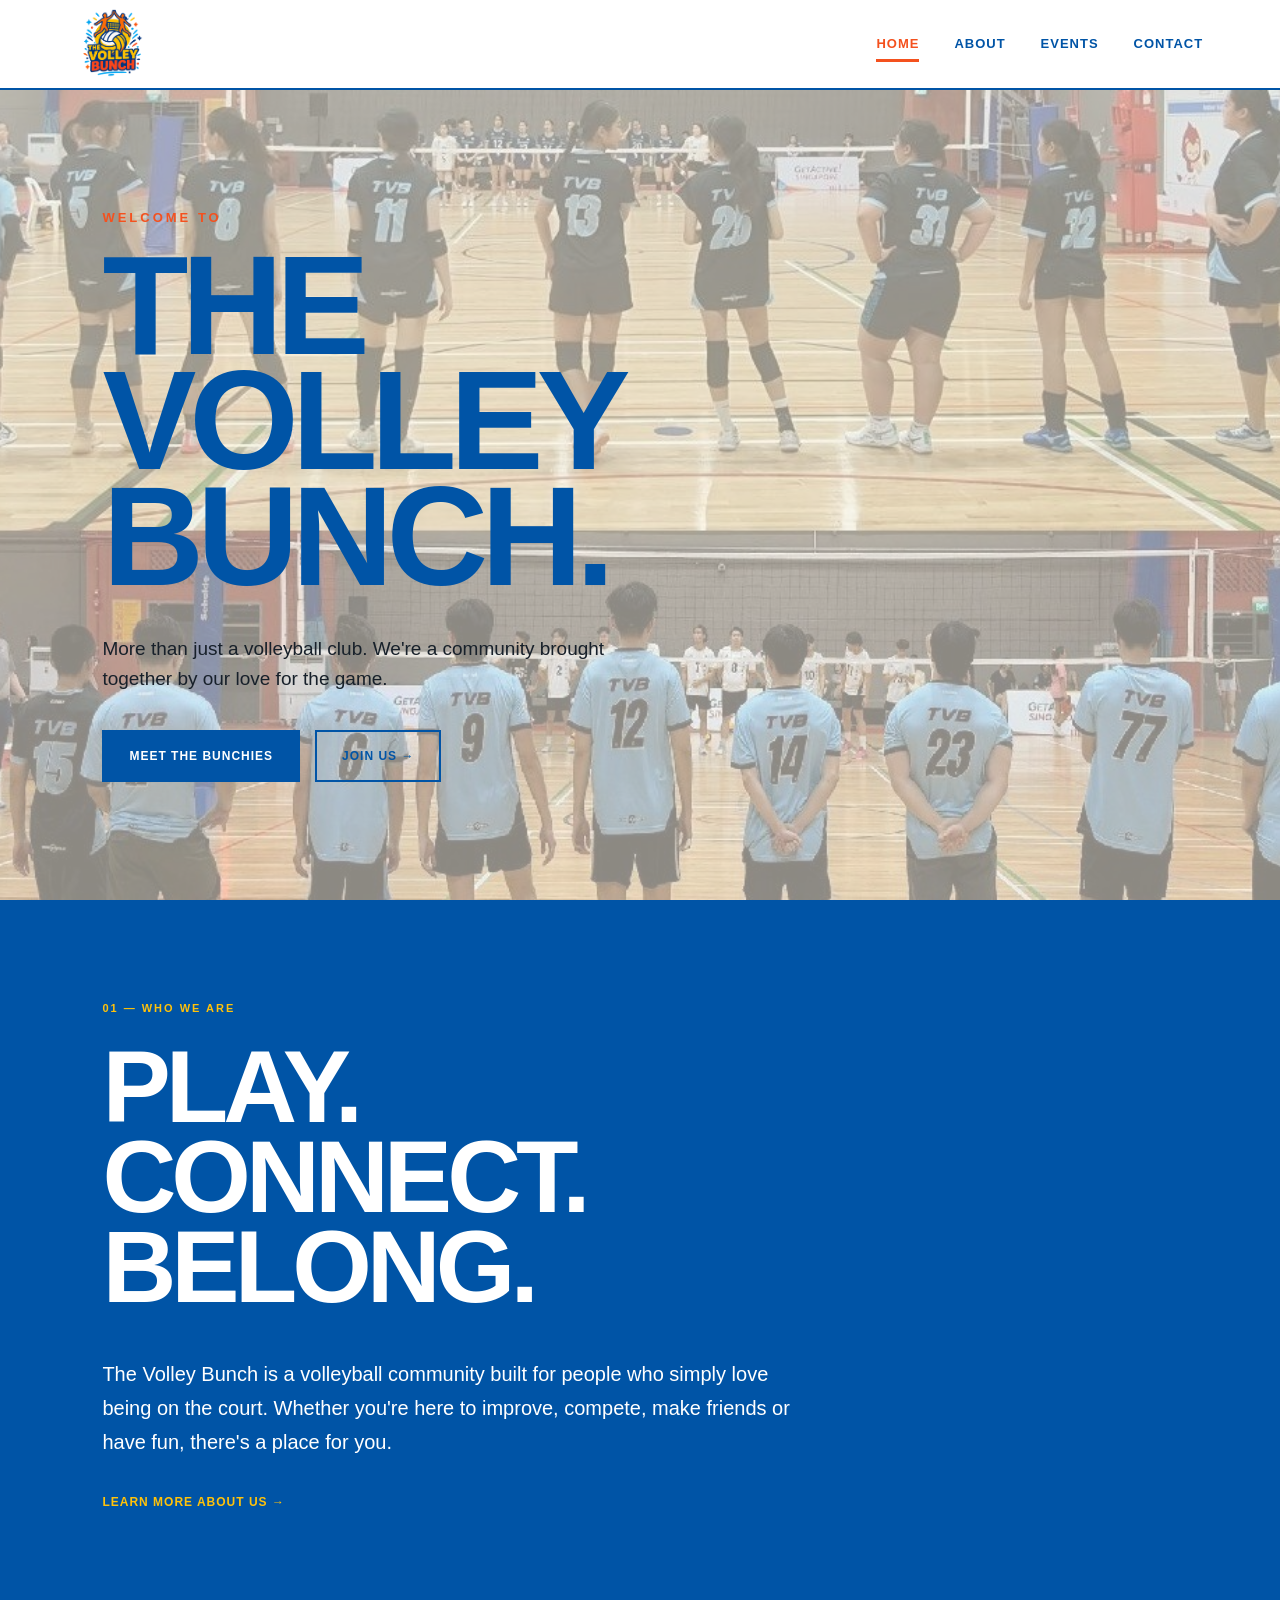
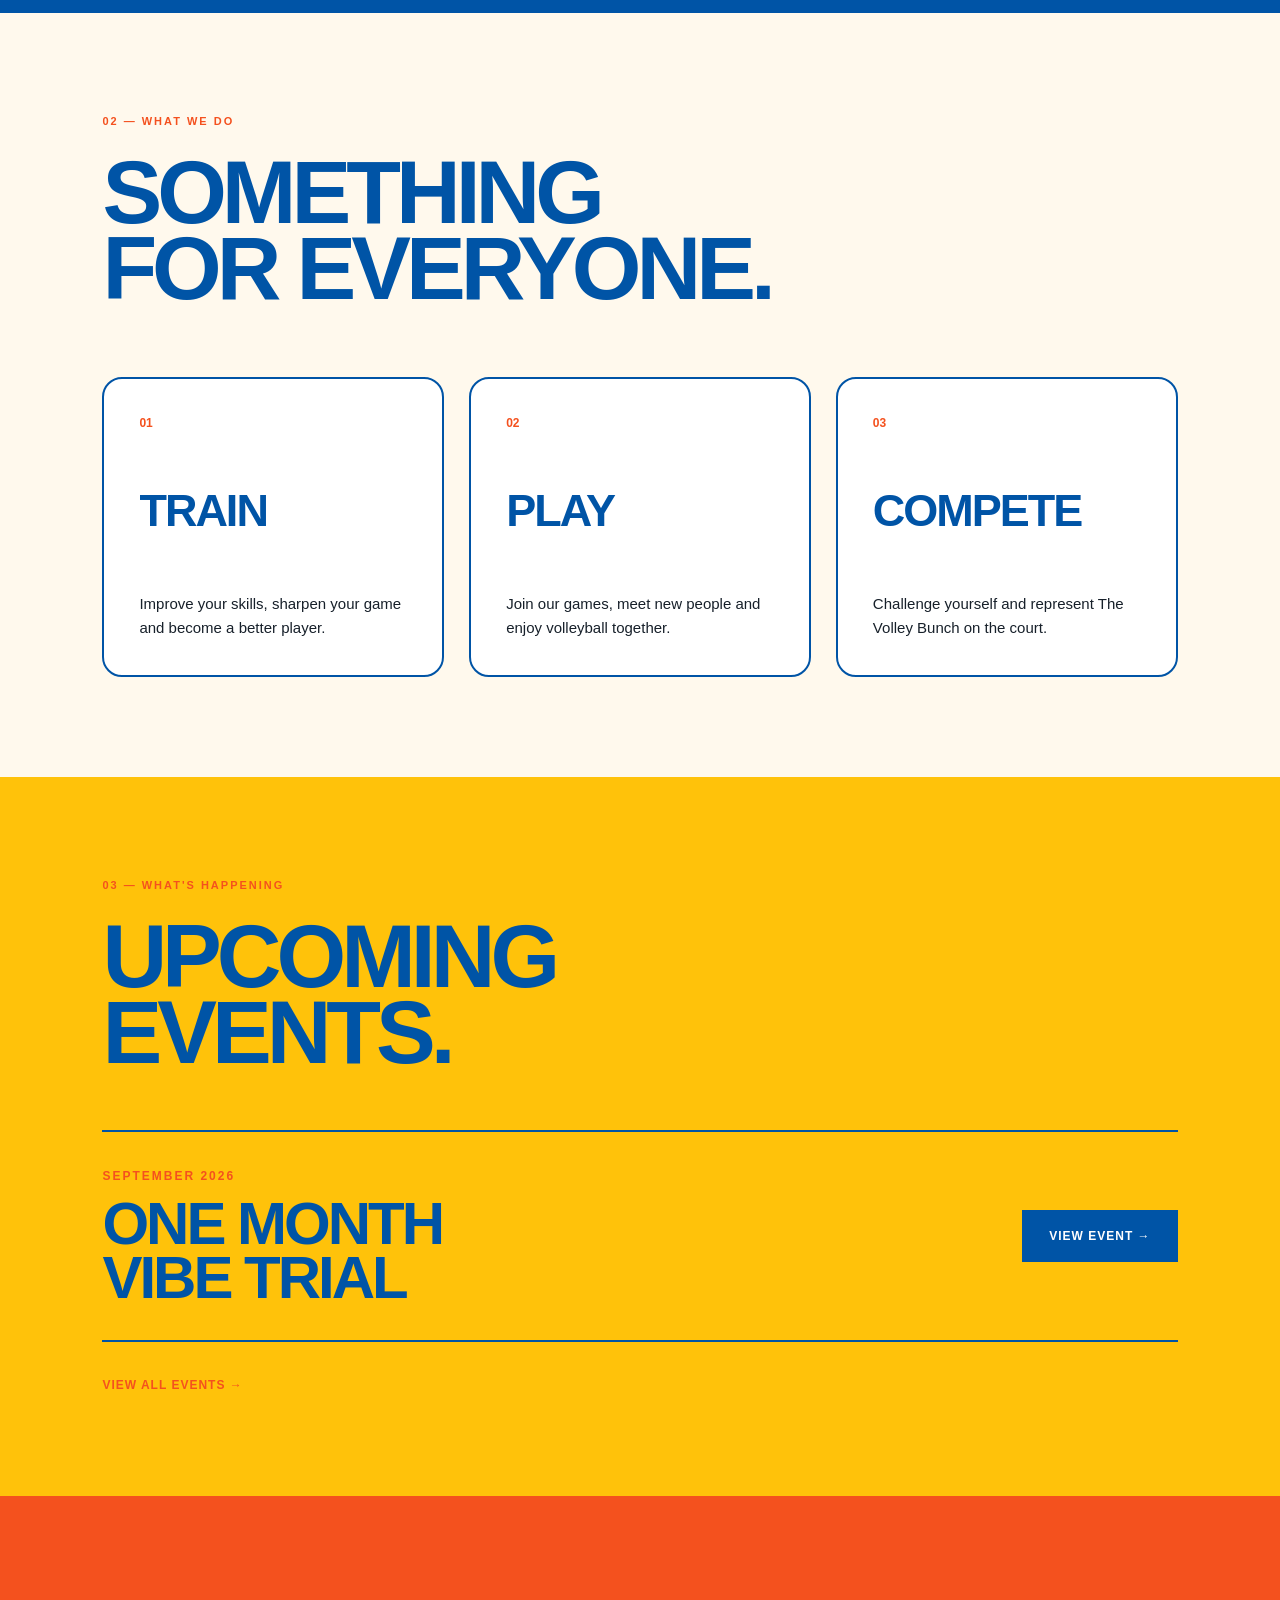
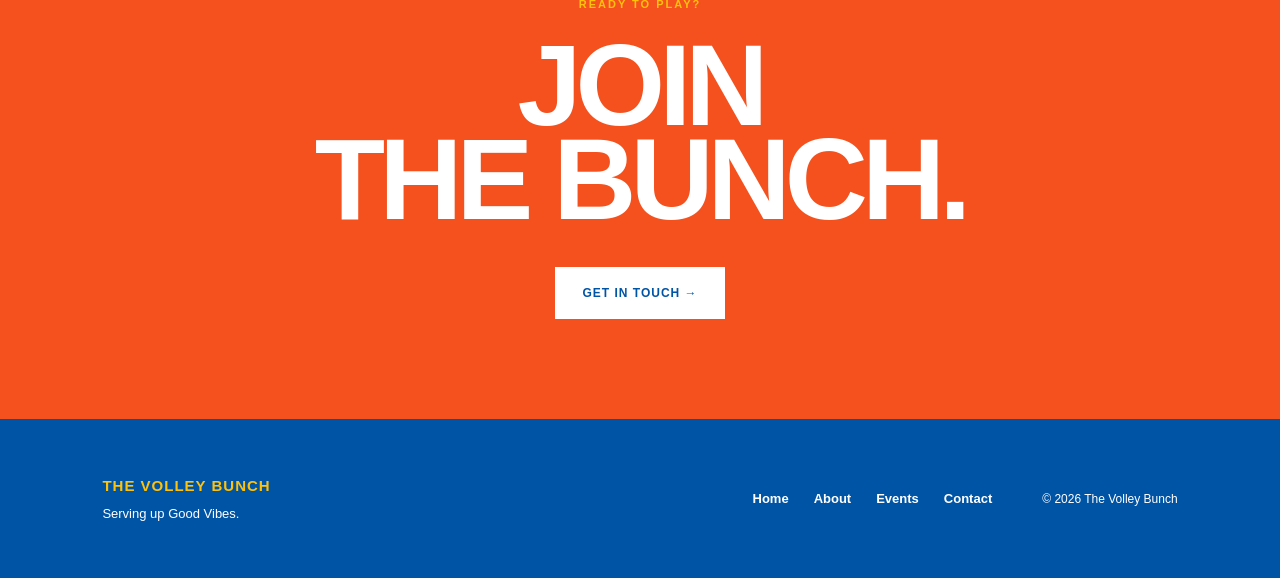
<file: index.html>
<!DOCTYPE html>
<html lang="en">

<head>

    <meta charset="UTF-8">

    <meta name="viewport"
          content="width=device-width, initial-scale=1.0">

    <title>The Volley Bunch | Home</title>

    <link rel="stylesheet" href="style.css">

</head>


<body>


    <!-- =========================
         NAVIGATION
    ========================== -->

    <nav class="navbar">

        <a href="index.html" class="nav-logo">

            <img
                src="images/tvb-logo.png"
                alt="The Volley Bunch"
            >

        </a>


        <div class="nav-links">

            <a href="index.html"
               class="active">
                HOME
            </a>

            <a href="about.html">
                ABOUT
            </a>

            <a href="events.html">
                EVENTS
            </a>

            <a href="contact.html">
                CONTACT
            </a>

        </div>

    </nav>



    <!-- =========================
         HERO
    ========================== -->

    <section class="hero">


        <div class="hero-overlay"></div>


        <div class="hero-content">


            <p class="small-heading">
                WELCOME TO
            </p>


            <h1>

                THE<br>

                VOLLEY<br>

                BUNCH.

            </h1>


            <p class="hero-description">

                More than just a volleyball club.

                We're a community brought together
                by our love for the game.

            </p>


            <div class="hero-buttons">


                <a
                    href="about.html"
                    class="button button-primary"
                >
                    MEET THE BUNCHIES
                </a>


                <a
                    href="contact.html"
                    class="button button-secondary"
                >
                    JOIN US →
                </a>


            </div>


        </div>


    </section>



    <!-- =========================
         01 — WHO WE ARE
    ========================== -->

    <section class="intro">


        <p class="section-label">
            01 — WHO WE ARE
        </p>


        <h2>

            PLAY.<br>

            CONNECT.<br>

            BELONG.

        </h2>


        <p class="intro-text">

            The Volley Bunch is a volleyball community built
            for people who simply love being on the court.

            Whether you're here to improve, compete,
            make friends or have fun, there's a place for you.

        </p>


        <a
            href="about.html"
            class="text-link"
        >
            LEARN MORE ABOUT US →
        </a>


    </section>



    <!-- =========================
         02 — WHAT WE DO
    ========================== -->

    <section class="activities">


        <p class="section-label">
            02 — WHAT WE DO
        </p>


        <h2>

            SOMETHING<br>

            FOR EVERYONE.

        </h2>



        <div class="activity-grid">


            <!-- TRAIN -->

            <div class="activity-card">

                <span>
                    01
                </span>


                <h3>
                    TRAIN
                </h3>


                <p>

                    Improve your skills,
                    sharpen your game
                    and become a better player.

                </p>

            </div>



            <!-- PLAY -->

            <div class="activity-card">

                <span>
                    02
                </span>


                <h3>
                    PLAY
                </h3>


                <p>

                    Join our games,
                    meet new people
                    and enjoy volleyball together.

                </p>

            </div>



            <!-- COMPETE -->

            <div class="activity-card">

                <span>
                    03
                </span>


                <h3>
                    COMPETE
                </h3>


                <p>

                    Challenge yourself and represent
                    The Volley Bunch on the court.

                </p>

            </div>


        </div>


    </section>



    <!-- =========================
         03 — UPCOMING EVENTS
    ========================== -->

    <section class="home-events">


        <p class="section-label">
            03 — WHAT'S HAPPENING
        </p>


        <h2>

            UPCOMING<br>

            EVENTS.

        </h2>


        <div class="home-event">


            <div>

                <p class="event-date">
                    SEPTEMBER 2026
                </p>


                <h3>
                    ONE MONTH<br>
                    VIBE TRIAL
                </h3>

            </div>


            <a
                href="events.html"
                class="button button-primary"
            >
                VIEW EVENT →
            </a>


        </div>


        <a
            href="events.html"
            class="text-link"
        >
            VIEW ALL EVENTS →
        </a>


    </section>



    <!-- =========================
         CALL TO ACTION
    ========================== -->

    <section class="home-cta">


        <div>


            <p class="section-label">
                READY TO PLAY?
            </p>


            <h2>

                JOIN<br>

                THE BUNCH.

            </h2>


            <a
                href="contact.html"
                class="button button-light"
            >
                GET IN TOUCH →
            </a>


        </div>


    </section>



    <!-- =========================
         FOOTER
    ========================== -->

    <footer>


        <div>

            <strong>
                THE VOLLEY BUNCH
            </strong>


            <p>
                Serving up Good Vibes.
            </p>

        </div>



        <div class="footer-links">


            <a href="index.html">
                Home
            </a>


            <a href="about.html">
                About
            </a>


            <a href="events.html">
                Events
            </a>


            <a href="contact.html">
                Contact
            </a>


        </div>



        <p class="copyright">

            © 2026 The Volley Bunch

        </p>


    </footer>


</body>

</html>
</file>
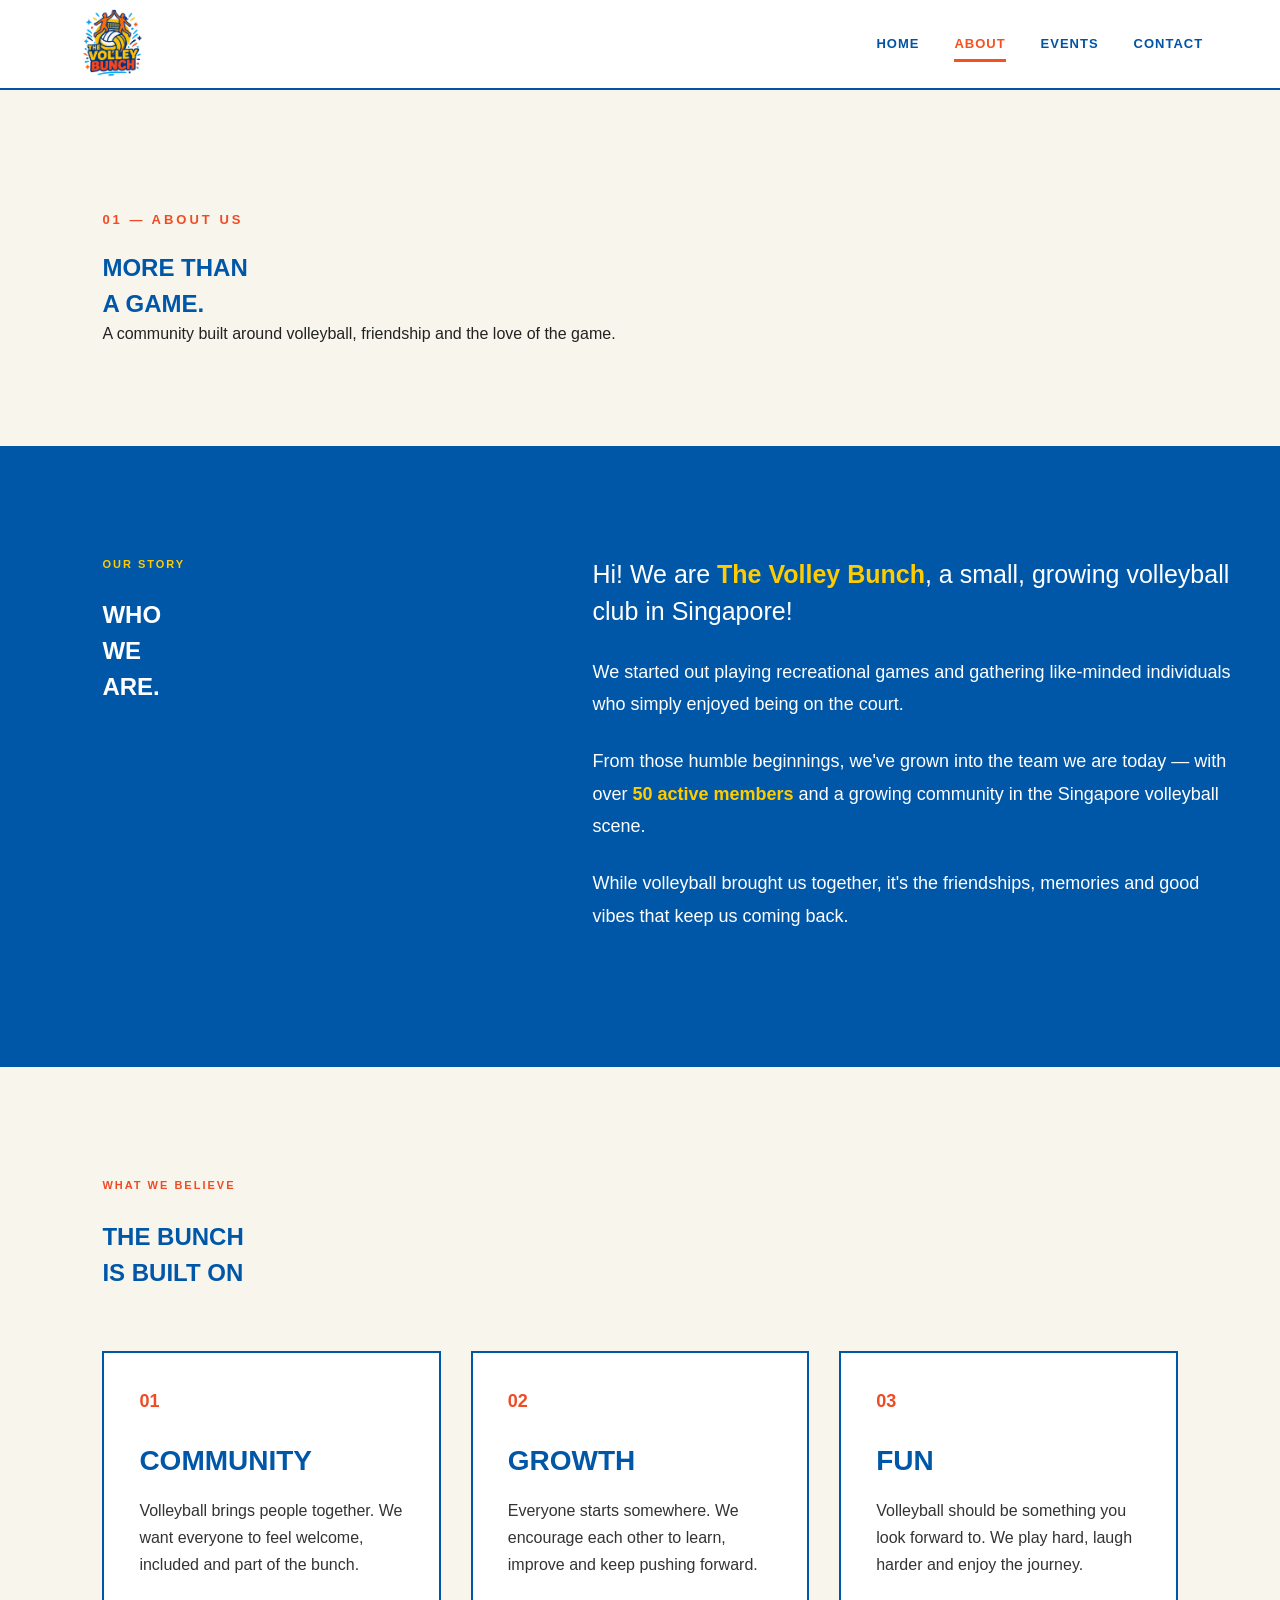
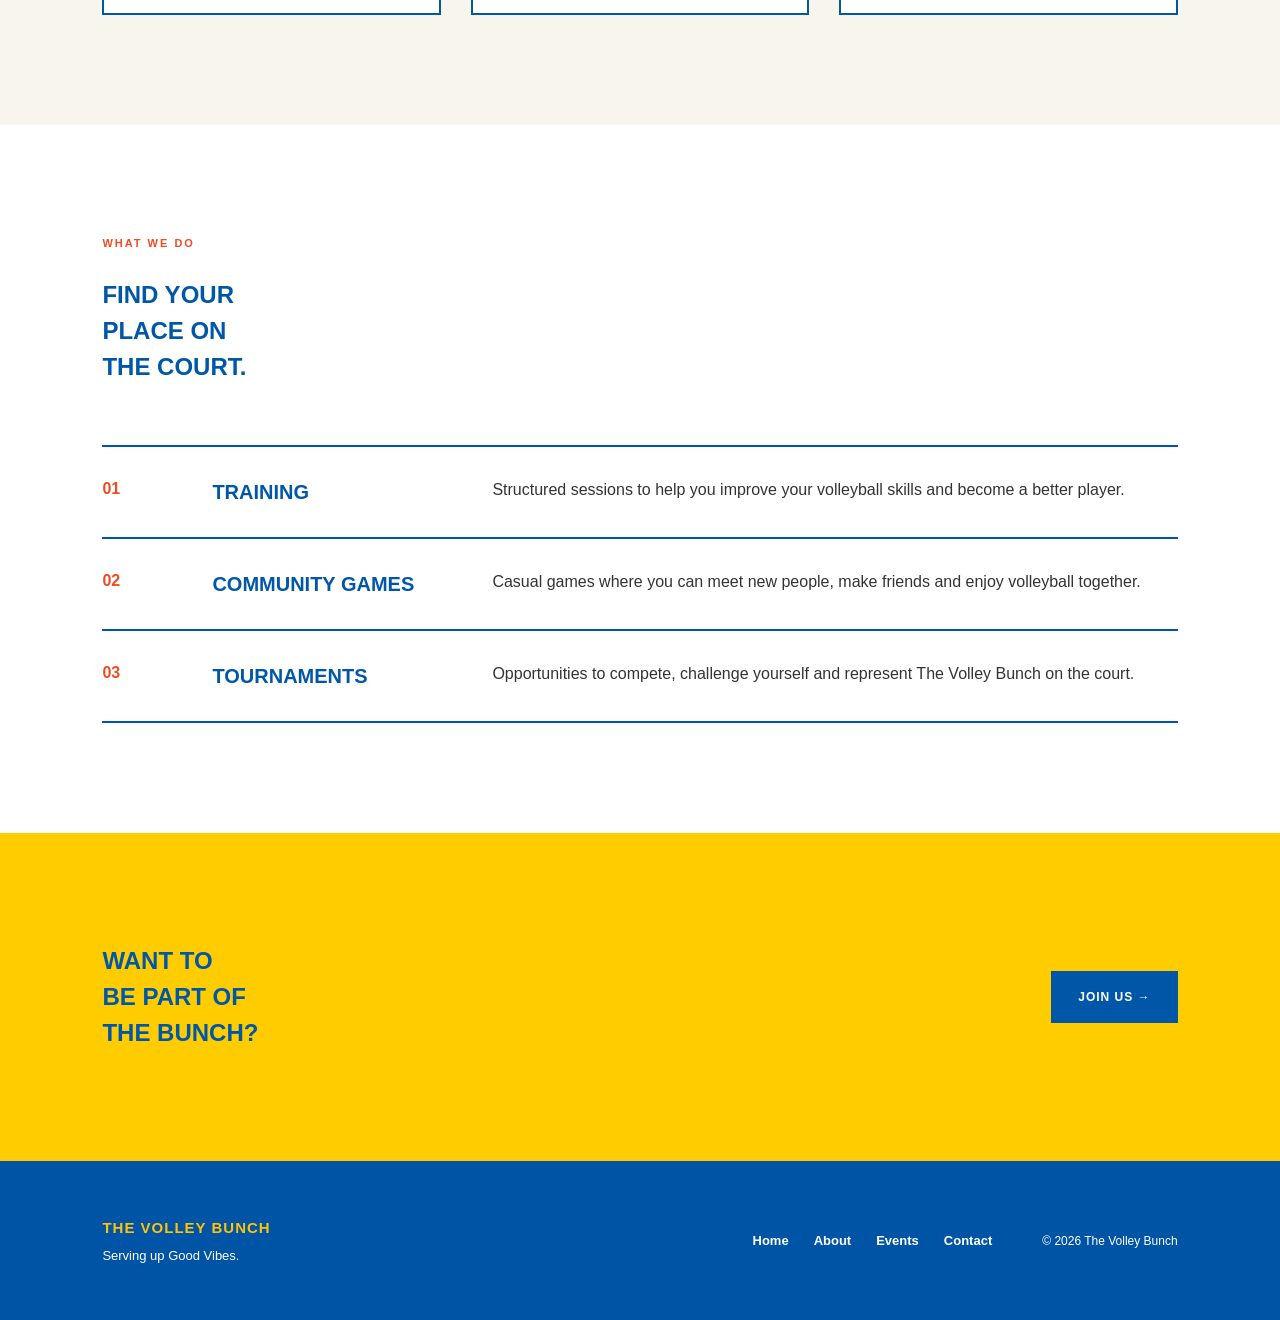
<file: about.html>
<!DOCTYPE html>
<html lang="en">

<head>

    <meta charset="UTF-8">

    <meta name="viewport"
          content="width=device-width, initial-scale=1.0">

    <title>The Volley Bunch | About</title>

    <link rel="stylesheet" href="style.css">

</head>


<body>


    <!-- =========================
         NAVIGATION
    ========================== -->

    <nav class="navbar">

        <a href="index.html" class="nav-logo">

            <img
                src="images/tvb-logo.png"
                alt="The Volley Bunch"
            >

        </a>


        <div class="nav-links">

            <a href="index.html">
                HOME
            </a>

            <a href="about.html" class="active">
                ABOUT
            </a>

            <a href="events.html">
                EVENTS
            </a>

            <a href="contact.html">
                CONTACT
            </a>

        </div>

    </nav>



    <!-- =========================
         PAGE HERO
    ========================== -->

    <section class="page-hero">

        <p class="small-heading">
            01 — ABOUT US
        </p>


        <h1>
            MORE THAN<br>
            A GAME.
        </h1>


        <p>
            A community built around volleyball,
            friendship and the love of the game.
        </p>

    </section>



    <!-- =========================
         OUR STORY
    ========================== -->

    <section class="story">


        <div class="story-title">

            <p class="section-label">
                OUR STORY
            </p>


            <h2>
                WHO<br>
                WE<br>
                ARE.
            </h2>

        </div>



        <div class="story-text">

            <p class="story-intro">

                Hi! We are <strong>The Volley Bunch</strong>,
                a small, growing volleyball club in Singapore!

            </p>


            <p>

                We started out playing recreational games
                and gathering like-minded individuals who
                simply enjoyed being on the court.

            </p>


            <p>

                From those humble beginnings, we've grown
                into the team we are today — with over
                <strong>50 active members</strong> and a
                growing community in the Singapore
                volleyball scene.

            </p>


            <p>

                While volleyball brought us together,
                it's the friendships, memories and
                good vibes that keep us coming back.

            </p>

        </div>


    </section>



    <!-- =========================
         VALUES
    ========================== -->

    <section class="about-values">


        <p class="section-label">
            WHAT WE BELIEVE
        </p>


        <h2>
            THE BUNCH<br>
            IS BUILT ON
        </h2>



        <div class="values-grid">


            <!-- COMMUNITY -->

            <div class="value">

                <div class="value-number">
                    01
                </div>


                <h3>
                    COMMUNITY
                </h3>


                <p>

                    Volleyball brings people together.
                    We want everyone to feel welcome,
                    included and part of the bunch.

                </p>

            </div>



            <!-- GROWTH -->

            <div class="value">

                <div class="value-number">
                    02
                </div>


                <h3>
                    GROWTH
                </h3>


                <p>

                    Everyone starts somewhere.
                    We encourage each other to learn,
                    improve and keep pushing forward.

                </p>

            </div>



            <!-- FUN -->

            <div class="value">

                <div class="value-number">
                    03
                </div>


                <h3>
                    FUN
                </h3>


                <p>

                    Volleyball should be something
                    you look forward to. We play hard,
                    laugh harder and enjoy the journey.

                </p>

            </div>


        </div>


    </section>



    <!-- =========================
         WHAT WE OFFER
    ========================== -->

    <section class="offer">


        <p class="section-label">
            WHAT WE DO
        </p>


        <h2>
            FIND YOUR<br>
            PLACE ON<br>
            THE COURT.
        </h2>



        <div class="offer-list">


            <div>

                <span>
                    01
                </span>


                <strong>
                    TRAINING
                </strong>


                <p>
                    Structured sessions to help you
                    improve your volleyball skills
                    and become a better player.
                </p>

            </div>



            <div>

                <span>
                    02
                </span>


                <strong>
                    COMMUNITY GAMES
                </strong>


                <p>
                    Casual games where you can meet
                    new people, make friends and
                    enjoy volleyball together.
                </p>

            </div>



            <div>

                <span>
                    03
                </span>


                <strong>
                    TOURNAMENTS
                </strong>


                <p>
                    Opportunities to compete,
                    challenge yourself and represent
                    The Volley Bunch on the court.
                </p>

            </div>


        </div>


    </section>



    <!-- =========================
         CTA
    ========================== -->

    <section class="about-cta">


        <h2>
            WANT TO<br>
            BE PART OF<br>
            THE BUNCH?
        </h2>


        <a
            href="contact.html"
            class="button button-dark"
        >
            JOIN US →
        </a>


    </section>



    <!-- =========================
         FOOTER
    ========================== -->

    <footer>


        <div>

            <strong>
                THE VOLLEY BUNCH
            </strong>


            <p>
                Serving up Good Vibes.
            </p>

        </div>



        <div class="footer-links">

            <a href="index.html">
                Home
            </a>

            <a href="about.html">
                About
            </a>

            <a href="events.html">
                Events
            </a>

            <a href="contact.html">
                Contact
            </a>

        </div>



        <p class="copyright">
            © 2026 The Volley Bunch
        </p>


    </footer>


</body>

</html>
</file>
<file: style.css>
/* =========================================
   THE VOLLEY BUNCH
   MAIN WEBSITE STYLES
========================================= */


/* =========================================
   COLOUR VARIABLES
========================================= */

:root {

    --navy: #0054A6;
    --blue: #0077B6;

    --yellow: #FFC20A;

    --orange: #F4511E;

    --cream: #FFF9ED;

    --white: #FFFFFF;

    --dark: #17202A;

    --grey: #666666;

}


/* =========================================
   GENERAL
========================================= */

* {

    box-sizing: border-box;

    margin: 0;

    padding: 0;

}


html {

    scroll-behavior: smooth;

}


body {

    font-family:
        Arial,
        Helvetica,
        sans-serif;

    background: var(--cream);

    color: var(--navy);

    line-height: 1.5;

}


/* Remove default link styling */

a {

    text-decoration: none;

}


/* Images */

img {

    max-width: 100%;

}


/* =========================================
   NAVIGATION
========================================= */

.navbar {

    position: sticky;

    top: 0;

    z-index: 1000;

    height: 90px;

    display: flex;

    justify-content: space-between;

    align-items: center;

    padding: 10px 6%;

    background: var(--white);

    border-bottom: 2px solid var(--navy);

}


/* LOGO */

.nav-logo {

    display: flex;

    align-items: center;

}


.nav-logo img {

    width: 70px;

    height: 70px;

    object-fit: contain;

}


/* NAVIGATION LINKS */

.nav-links {

    display: flex;

    align-items: center;

    gap: 35px;

}


.nav-links a {

    color: var(--navy);

    font-size: 13px;

    font-weight: 800;

    letter-spacing: 1px;

    position: relative;

    padding: 8px 0;

}


/* Hover */

.nav-links a:hover {

    color: var(--orange);

}


/* Active page */

.nav-links a.active {

    color: var(--orange);

}


/* Small line under active page */

.nav-links a.active::after {

    content: "";

    position: absolute;

    left: 0;

    right: 0;

    bottom: 0;

    height: 3px;

    background: var(--orange);

}


/* =========================================
   GENERAL SECTION SETTINGS
========================================= */

section {

    padding: 100px 8%;

}


.section-label {

    font-size: 11px;

    font-weight: 800;

    letter-spacing: 2px;

    margin-bottom: 25px;

}


/* =========================================
   HERO
========================================= */

.hero {

    position: relative;

    min-height: calc(100vh - 90px);

    display: flex;

    align-items: center;

    justify-content: flex-start;

    padding: 100px 8%;

    overflow: hidden;

    background-image:
        url("images/tvb-pesta-mix-new.jpg");

    background-size: cover;

    background-position: center top;

    background-repeat: no-repeat;
}


.hero-overlay {

    position: absolute;

    inset: 0;

    background: rgba(255, 249, 237, 0.55);

    z-index: 1;
}


.hero-content {

    position: relative;

    z-index: 2;

    max-width: 750px;
}


/* WELCOME TO */

.small-heading {

    font-size: 13px;

    font-weight: 800;

    letter-spacing: 3px;

    color: var(--orange);

    margin-bottom: 20px;

}


/* MAIN TITLE */

.hero h1 {

    font-size:
        clamp(70px, 11vw, 150px);

    line-height: 0.82;

    letter-spacing: -7px;

    color: var(--navy);

    margin-bottom: 40px;

    font-weight: 900;

}


/* DESCRIPTION */

.hero-description {

    max-width: 520px;

    font-family:
        "Trebuchet MS",
        Arial,
        Helvetica,
        sans-serif;

    font-size: 19px;

    line-height: 1.6;

    color: var(--dark);

    margin-bottom: 35px;

}


/* BUTTON CONTAINER */

.hero-buttons {

    display: flex;

    gap: 15px;

    flex-wrap: wrap;

}


/* =========================================
   BUTTONS
========================================= */

.button {

    display: inline-flex;

    align-items: center;

    justify-content: center;

    padding: 15px 25px;

    font-size: 12px;

    font-weight: 800;

    letter-spacing: 1px;

    border: 2px solid transparent;

    transition:
        transform 0.2s ease,
        background 0.2s ease,
        color 0.2s ease;

}


.button:hover {

    transform: translateY(-3px);

}


/* BLUE BUTTON */

.button-primary {

    background: var(--navy);

    color: var(--white);

    border-color: var(--navy);

}


.button-primary:hover {

    background: var(--orange);

    border-color: var(--orange);

}


/* OUTLINE BUTTON */

.button-secondary {

    background: transparent;

    color: var(--navy);

    border-color: var(--navy);

}


.button-secondary:hover {

    background: var(--navy);

    color: var(--white);

}


/* WHITE BUTTON */

.button-light {

    background: var(--white);

    color: var(--navy);

    border-color: var(--white);

}


.button-light:hover {

    background: var(--yellow);

    border-color: var(--yellow);

}


/* =========================================
   01 — WHO WE ARE
========================================= */

.intro {

    background: var(--navy);

    color: var(--white);

    position: relative;

    z-index: 1;

}


/* Section number */

.intro .section-label {

    color: var(--yellow);

}


/* Main heading */

.intro h2 {

    font-size:
        clamp(55px, 8vw, 110px);

    line-height: 0.88;

    letter-spacing: -5px;

    color: var(--white);

    margin-bottom: 45px;

    font-weight: 900;

}


/* Description */

.intro-text {

    max-width: 700px;

    font-size: 20px;

    line-height: 1.7;

    color: var(--white);

    margin-bottom: 30px;

}


/* Learn more */

.intro .text-link {

    color: var(--yellow);

}


/* =========================================
   TEXT LINKS
========================================= */

.text-link {

    display: inline-block;

    font-size: 12px;

    font-weight: 800;

    letter-spacing: 1px;

    color: var(--orange);

    transition:
        transform 0.2s ease;

}


.text-link:hover {

    transform: translateX(5px);

}


/* =========================================
   02 — WHAT WE DO
========================================= */

.activities {

    background: var(--cream);

    color: var(--navy);

}


/* Section heading */

.activities h2 {

    font-size:
        clamp(50px, 7vw, 90px);

    line-height: 0.85;

    letter-spacing: -5px;

    color: var(--navy);

    margin-bottom: 70px;

    font-weight: 900;

}


/* Section label */

.activities .section-label {

    color: var(--orange);

}


/* ACTIVITY GRID */

.activity-grid {

    display: grid;

    grid-template-columns:
        repeat(3, 1fr);

    gap: 25px;

}


/* ACTIVITY CARD */

.activity-card {

    min-height: 300px;

    padding: 35px;

    display: flex;

    flex-direction: column;

    justify-content: space-between;

    background: var(--white);

    border: 2px solid var(--navy);

    border-radius: 20px;

    transition:
        transform 0.25s ease,
        background 0.25s ease;

}


.activity-card:hover {

    transform: translateY(-8px);

    background: var(--yellow);

}


/* CARD NUMBER */

.activity-card span {

    font-size: 12px;

    font-weight: 800;

    color: var(--orange);

}


/* CARD TITLE */

.activity-card h3 {

    font-size: 45px;

    line-height: 0.9;

    letter-spacing: -2px;

    color: var(--navy);

}


/* CARD DESCRIPTION */

.activity-card p {

    font-size: 15px;

    line-height: 1.6;

    color: var(--dark);

    max-width: 300px;

}


/* =========================================
   03 — UPCOMING EVENTS
========================================= */

.home-events {

    background: var(--yellow);

    color: var(--navy);

}


/* Label */

.home-events .section-label {

    color: var(--orange);

}


/* Heading */

.home-events h2 {

    font-size:
        clamp(50px, 7vw, 90px);

    line-height: 0.85;

    letter-spacing: -5px;

    color: var(--navy);

    margin-bottom: 60px;

    font-weight: 900;

}


/* EVENT FEATURE */

.home-event {

    display: flex;

    justify-content: space-between;

    align-items: center;

    gap: 30px;

    padding: 35px 0;

    border-top: 2px solid var(--navy);

    border-bottom: 2px solid var(--navy);

    margin-bottom: 30px;

}


/* EVENT DATE */

.event-date {

    color: var(--orange);

    font-size: 12px;

    font-weight: 800;

    letter-spacing: 2px;

    margin-bottom: 12px;

}


/* EVENT TITLE */

.home-event h3 {

    font-size:
        clamp(35px, 5vw, 60px);

    line-height: 0.9;

    letter-spacing: -3px;

    color: var(--navy);

}


/* =========================================
   HOME CTA
========================================= */

.home-cta {

    min-height: 500px;

    display: flex;

    justify-content: center;

    align-items: center;

    text-align: center;

    background: var(--orange);

    color: var(--white);

}


/* CTA LABEL */

.home-cta .section-label {

    color: var(--yellow);

}


/* CTA HEADING */

.home-cta h2 {

    font-size:
        clamp(60px, 9vw, 120px);

    line-height: 0.82;

    letter-spacing: -6px;

    color: var(--white);

    margin-bottom: 40px;

    font-weight: 900;

}


/* =========================================
   FOOTER
========================================= */

footer {

    padding: 55px 8%;

    background: var(--navy);

    color: var(--white);

    display: grid;

    grid-template-columns:
        1fr auto auto;

    gap: 50px;

    align-items: center;

    position: relative;

    z-index: 1;

}


/* FOOTER TITLE */

footer strong {

    color: var(--yellow);

    font-size: 15px;

    letter-spacing: 1px;

}


/* FOOTER DESCRIPTION */

footer p {

    color: var(--white);

    font-size: 13px;

    margin-top: 6px;

}


/* FOOTER LINKS */

.footer-links {

    display: flex;

    gap: 25px;

}


.footer-links a {

    color: var(--white);

    text-decoration: none;

    font-size: 13px;

    font-weight: 700;

    transition:
        color 0.2s ease;

}


.footer-links a:hover {

    color: var(--yellow);

}


/* COPYRIGHT */

footer .copyright {

    margin: 0;

    color: var(--white);

    font-size: 12px;

}


/* =========================================
   EVENTS PAGE
========================================= */

.events-hero {

    min-height: 70vh;

    display: flex;

    flex-direction: column;

    justify-content: center;

    background: var(--orange);

    color: var(--white);

}


.events-hero .small-heading {

    color: var(--yellow);

}


.events-hero h1 {

    font-size:
        clamp(70px, 12vw, 160px);

    line-height: 0.8;

    letter-spacing: -7px;

    color: var(--white);

    margin-bottom: 35px;

    font-weight: 900;

}


.events-hero > p:last-child {

    max-width: 600px;

    font-size: 20px;

}


/* UPCOMING EVENTS */

.upcoming-events {

    background: var(--cream);

}


.upcoming-events .section-label {

    color: var(--orange);

}


.upcoming-events h2,
.past-events h2 {

    font-size:
        clamp(50px, 7vw, 90px);

    line-height: 0.85;

    letter-spacing: -5px;

    color: var(--navy);

    margin-bottom: 70px;

    font-weight: 900;

}


/* UPCOMING EVENT */

.upcoming-event {

    display: grid;

    grid-template-columns:
        1fr 1fr;

    gap: 60px;

    align-items: center;

    margin-bottom: 80px;

}


/* EVENT IMAGE */

.event-image {

    position: relative;

    aspect-ratio: 4 / 3;

    overflow: hidden;

    border-radius: 25px;

    background: var(--yellow);

}


.event-image img {

    width: 100%;

    height: 100%;

    object-fit: cover;

    display: block;

}


/* EVENT BADGE */

.event-badge {

    position: absolute;

    top: 20px;

    left: 20px;

    padding: 9px 15px;

    border-radius: 30px;

    background: var(--orange);

    color: var(--white);

    font-size: 11px;

    font-weight: 800;

    letter-spacing: 1px;

}


/* EVENT INFO */

.event-info {

    max-width: 600px;

}


.event-info h3 {

    color: var(--navy);

    font-size:
        clamp(40px, 5vw, 65px);

    line-height: 0.9;

    letter-spacing: -3px;

    margin-bottom: 25px;

}


.event-info > p {

    color: var(--grey);

    font-size: 17px;

    margin-bottom: 30px;

}


/* EVENT DETAILS */

.event-details {

    display: flex;

    flex-direction: column;

    gap: 15px;

    padding: 20px 0;

    margin-bottom: 30px;

    border-top: 1px solid #D8D0C0;

    border-bottom: 1px solid #D8D0C0;

}


.event-details div {

    display: flex;

    flex-direction: column;

    gap: 3px;

}


.event-details span {

    font-size: 10px;

    font-weight: 800;

    letter-spacing: 2px;

    color: var(--grey);

}


.event-details strong {

    font-size: 14px;

    color: var(--navy);

}


/* PLACEHOLDER EVENT */

.placeholder-image {

    display: flex;

    align-items: center;

    justify-content: center;

    font-size: 100px;

}


.placeholder-image .event-badge {

    background: var(--navy);

}


/* =========================================
   PAST EVENTS
========================================= */

.past-events {

    background: var(--white);

}


.past-events .section-label {

    color: var(--orange);

}


.past-event-grid {

    display: grid;

    grid-template-columns:
        repeat(3, 1fr);

    gap: 25px;

}


/* PAST EVENT CARD */

.past-event-card {

    border: 2px solid var(--navy);

    border-radius: 20px;

    overflow: hidden;

    background: var(--cream);

    transition:
        transform 0.25s ease;

}


.past-event-card:hover {

    transform: translateY(-8px);

}


/* PAST EVENT IMAGE */

.past-event-image {

    width: 100%;

    aspect-ratio: 4 / 3;

    overflow: hidden;

}


.past-event-image img {

    width: 100%;

    height: 100%;

    object-fit: cover;

    display: block;

    transition:
        transform 0.4s ease;

}


.past-event-card:hover
.past-event-image img {

    transform: scale(1.05);

}


/* PAST EVENT CONTENT */

.past-event-content {

    padding: 30px;

}


.past-event-content h3 {

    font-size: 30px;

    line-height: 0.9;

    letter-spacing: -2px;

    color: var(--navy);

    margin-bottom: 20px;

}


.past-event-content >
p:not(.event-date) {

    color: var(--grey);

    font-size: 15px;

    margin-bottom: 25px;

}


.past-event-content .text-link {

    color: var(--orange);

}


/* =========================================
   EVENTS CTA
========================================= */

.event-cta {

    background: var(--navy);

    color: var(--white);

    display: flex;

    justify-content: space-between;

    align-items: center;

    gap: 60px;

}


.event-cta .section-label {

    color: var(--yellow);

}


.event-cta h2 {

    font-size:
        clamp(55px, 8vw, 100px);

    line-height: 0.85;

    letter-spacing: -5px;

    margin-bottom: 40px;

}


.event-cta img {

    width: 330px;

    max-width: 35%;

}


/* =========================================
   MOBILE NAVIGATION
========================================= */

@media (max-width: 700px) {


    .navbar {

        height: auto;

        min-height: 80px;

        padding: 10px 5%;

    }


    .nav-logo img {

        width: 55px;

        height: 55px;

    }


    .nav-links {

        gap: 15px;

    }


    .nav-links a {

        font-size: 10px;

        letter-spacing: 0.5px;

    }


    .nav-links a.active::after {

        height: 2px;

    }


    /* Sections */

    section {

        padding: 75px 7%;

    }


    /* Hero */

    .hero {

        min-height:
            calc(100vh - 80px);

        padding:
            80px 7%;

        background-position:
            center center;

    }


    .hero-overlay {

        background:
            rgba(255, 249, 237, 0.78);

    }


    .hero h1 {

        font-size:
            clamp(60px, 17vw, 100px);

        letter-spacing: -4px;

    }


    .hero-description {

        font-size: 16px;

    }


    /* Who We Are */

    .intro h2 {

        font-size:
            clamp(55px, 15vw, 90px);

        letter-spacing: -3px;

    }


    .intro-text {

        font-size: 17px;

    }


    /* Activities */

    .activities h2 {

        font-size:
            clamp(50px, 14vw, 80px);

        letter-spacing: -3px;

    }


    .activity-grid {

        grid-template-columns: 1fr;

    }


    .activity-card {

        min-height: 250px;

    }


    /* Home Events */

    .home-events h2 {

        font-size:
            clamp(50px, 14vw, 80px);

        letter-spacing: -3px;

    }


    .home-event {

        flex-direction: column;

        align-items: flex-start;

    }


    .home-event h3 {

        font-size: 45px;

        letter-spacing: -2px;

    }


    /* CTA */

    .home-cta {

        min-height: 450px;

        text-align: left;

        justify-content: flex-start;

    }


    .home-cta h2 {

        font-size:
            clamp(60px, 17vw, 100px);

        letter-spacing: -4px;

    }


    /* Footer */

    footer {

        grid-template-columns: 1fr;

        gap: 25px;

    }


    .footer-links {

        flex-wrap: wrap;

        gap: 20px;

    }


    /* Events page */

    .events-hero h1 {

        font-size:
            clamp(65px, 18vw, 110px);

        letter-spacing: -4px;

    }


    .upcoming-event {

        grid-template-columns: 1fr;

        gap: 35px;

        margin-bottom: 70px;

    }


    .event-info h3 {

        letter-spacing: -2px;

    }


    .past-event-grid {

        grid-template-columns: 1fr;

    }


    .event-cta {

        flex-direction: column;

        align-items: flex-start;

    }


    .event-cta img {

        max-width: 60%;

        width: 280px;

        align-self: center;

    }

}


/* =========================================
   SMALL PHONES
========================================= */

@media (max-width: 450px) {


    .nav-links {

        gap: 9px;

    }


    .nav-links a {

        font-size: 9px;

    }


    .nav-logo img {

        width: 48px;

        height: 48px;

    }


    .hero-buttons {

        flex-direction: column;

        align-items: flex-start;

    }


    .button {

        width: 100%;

    }


    .hero h1 {

        font-size: 58px;

    }


    .intro h2 {

        font-size: 55px;

    }


    .activities h2 {

        font-size: 50px;

    }


    .home-events h2 {

        font-size: 50px;

    }


}

/* =========================
   ABOUT PAGE
========================= */


/* PAGE HERO */

.page-hero {
    padding: 120px 8% 100px;
    background: #f8f5ed;
    color: #0057a8;
}

.page-hero .small-heading {
    color: #f04b23;
}

.page-hero h1 {
    color: #0057a8;
}

.page-hero > p:last-child {
    color: #222;
    max-width: 600px;
}


/* =========================
   OUR STORY
========================= */

.story {
    display: grid;
    grid-template-columns: 40% 60%;
    gap: 60px;

    padding: 110px 8%;

    background: #0057a8;
    color: white;
}


/* STORY TITLE */

.story-title .section-label {
    color: #ffcc00;
}

.story-title h2 {
    color: white;
}


/* STORY TEXT */

.story-text {
    max-width: 700px;
}

.story-text p {
    font-size: 18px;
    line-height: 1.8;
    margin-bottom: 25px;
    color: white;
}

.story-text .story-intro {
    font-size: 25px;
    line-height: 1.5;
}

.story-text strong {
    color: #ffcc00;
}


/* =========================
   VALUES
========================= */

.about-values {
    padding: 110px 8%;
    background: #f8f5ed;
    color: #0057a8;
}

.about-values .section-label {
    color: #f04b23;
}

.about-values h2 {
    color: #0057a8;
}


.values-grid {
    display: grid;
    grid-template-columns: repeat(3, 1fr);
    gap: 30px;

    margin-top: 60px;
}


.value {
    padding: 35px;

    border: 2px solid #0057a8;

    background: white;
}


.value-number {
    font-size: 18px;
    font-weight: bold;
    color: #f04b23;

    margin-bottom: 25px;
}


.value h3 {
    color: #0057a8;
    font-size: 28px;

    margin-bottom: 15px;
}


.value p {
    color: #333;
    line-height: 1.7;
}


/* =========================
   WHAT WE OFFER
========================= */

.offer {
    padding: 110px 8%;

    background: white;
    color: #0057a8;
}


.offer .section-label {
    color: #f04b23;
}


.offer h2 {
    color: #0057a8;
}


.offer-list {
    margin-top: 60px;
}


.offer-list > div {
    display: grid;

    grid-template-columns: 80px 250px 1fr;

    gap: 30px;

    align-items: start;

    padding: 30px 0;

    border-top: 2px solid #0057a8;
}


.offer-list > div:last-child {
    border-bottom: 2px solid #0057a8;
}


.offer-list span {
    color: #f04b23;

    font-weight: bold;
}


.offer-list strong {
    color: #0057a8;

    font-size: 20px;
}


.offer-list p {
    color: #333;

    line-height: 1.6;

    margin: 0;
}


/* =========================
   ABOUT CTA
========================= */

.about-cta {
    padding: 110px 8%;

    background: #ffcc00;

    color: #0057a8;

    display: flex;

    align-items: center;

    justify-content: space-between;

    gap: 40px;
}


.about-cta h2 {
    color: #0057a8;
}


.about-cta .button-dark {
    background: #0057a8;
    color: white;
}


.about-cta .button-dark:hover {
    background: #f04b23;
}


/* =========================
   MOBILE
========================= */

@media (max-width: 768px) {


    .page-hero {
        padding: 80px 6%;
    }


    .story {
        grid-template-columns: 1fr;

        padding: 80px 6%;

        gap: 40px;
    }


    .story-text .story-intro {
        font-size: 21px;
    }


    .values-grid {
        grid-template-columns: 1fr;

        gap: 20px;
    }


    .about-values,
    .offer {
        padding: 80px 6%;
    }


    .offer-list > div {
        grid-template-columns: 50px 1fr;

        gap: 15px;
    }


    .offer-list p {
        grid-column: 2;
    }


    .about-cta {
        padding: 80px 6%;

        flex-direction: column;

        align-items: flex-start;
    }

}
</file>
